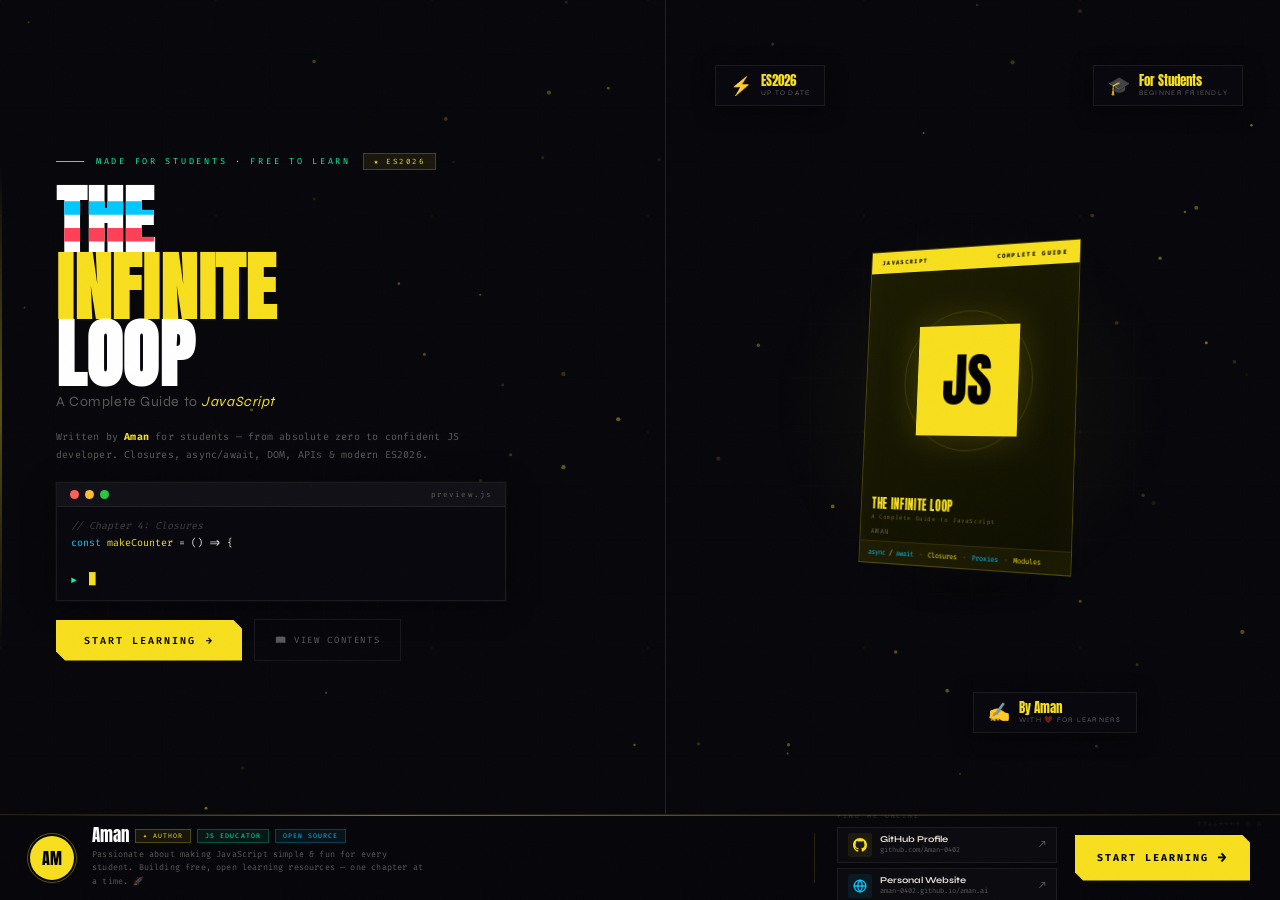
<file: index.html>
<!DOCTYPE html>
<html lang="en">
<head>
  <meta charset="UTF-8" />
  <meta name="viewport" content="width=device-width, initial-scale=1.0" />
  <title>JavaScript: The Infinite Loop — by Aman</title>
  <link rel="preconnect" href="https://fonts.googleapis.com" />
  <link rel="preconnect" href="https://fonts.gstatic.com" crossorigin />
  <link href="https://fonts.googleapis.com/css2?family=Syne:wght@400;700;800&family=Fira+Code:wght@300;400;600&family=Anton&display=swap" rel="stylesheet" />
  <link rel="stylesheet" href="style.css" />
</head>
<body>

  <div class="grain"></div>
  <div class="spotlight" id="spotlight"></div>
  <canvas id="particle-canvas"></canvas>
  <canvas id="grid-canvas"></canvas>
  <div class="cursor-dot" id="cursorDot"></div>
  <div class="cursor-ring" id="cursorRing"></div>

  <!-- ══════════════════════════════════════ -->
  <!--         FIXED FULL-PAGE WRAPPER       -->
  <!-- ══════════════════════════════════════ -->
  <div class="page-wrapper">

    <!-- LEFT COLUMN -->
    <div class="col-left">

      <div class="eyebrow reveal" data-delay="0">
        <span class="eyebrow-line"></span>
        <span class="eyebrow-text">Made for Students · Free to Learn</span>
        <span class="tag-pill">★ ES2026</span>
      </div>

      <div class="title-block reveal" data-delay="80">
        <h1 class="hero-title">
          <span class="ht-line" id="glitchLine">THE</span>
          <span class="ht-line ht-accent">INFINITE</span>
          <span class="ht-line">LOOP</span>
        </h1>
        <p class="hero-subtitle">A Complete Guide to <em>JavaScript</em></p>
      </div>

      <p class="hero-desc reveal" data-delay="160">
        Written by <strong>Aman</strong> for students — from absolute zero to confident JS developer. Closures, async/await, DOM, APIs &amp; modern ES2026.
      </p>

      <!-- Mini Terminal -->
      <div class="mini-terminal reveal" data-delay="240" id="terminal">
        <div class="term-bar">
          <span class="tb-dot tb-red"></span>
          <span class="tb-dot tb-yellow"></span>
          <span class="tb-dot tb-green"></span>
          <span class="tb-title">preview.js</span>
        </div>
        <div class="term-body">
          <div class="term-line" id="termLine1"></div>
          <div class="term-line" id="termLine2"></div>
          <div class="term-line" id="termLine3"></div>
          <div class="term-line active-line" id="termActive">
            <span class="prompt">▶</span>
            <span class="user-input" id="userInput"></span>
            <span class="caret" id="caret">█</span>
          </div>
        </div>
      </div>

      <!-- CTA -->
      <div class="cta-row reveal" data-delay="320">
        <button class="btn-primary magnetic" data-magnetic id="readBtn" onclick="goToContents()">
          <span class="btn-text">Start Learning</span>
          <span class="btn-arrow">→</span>
          <span class="btn-ripple"></span>
        </button>
        <button class="btn-ghost magnetic" data-magnetic onclick="goToContents()">
          <span>📖 View Contents</span>
        </button>
      </div>

    </div><!-- /col-left -->

    <!-- RIGHT COLUMN -->
    <div class="col-right">

      <div class="book-scene" id="bookScene">
        <div class="book-3d" id="book3d" onclick="goToContents()" title="Click to explore contents">

          <div class="book-face book-front">
            <div class="bf-top-strip">
              <span>JAVASCRIPT</span>
              <span>COMPLETE GUIDE</span>
            </div>
            <div class="bf-logo-wrap">
              <div class="bf-logo" id="bookLogo">
                <span class="bfl-js">JS</span>
                <div class="bfl-rings">
                  <div class="bfl-ring r1"></div>
                  <div class="bfl-ring r2"></div>
                  <div class="bfl-ring r3"></div>
                </div>
              </div>
            </div>
            <div class="bf-title-area">
              <div class="bft-main">THE INFINITE LOOP</div>
              <div class="bft-sub">A Complete Guide to JavaScript</div>
            </div>
            <div class="bf-author">Aman</div>
            <div class="bf-code-strip" id="codeStrip">
              <span class="bcs-item"><span class="kw">async</span> / <span class="kw">await</span></span>
              <span class="bcs-sep">•</span>
              <span class="bcs-item"><span class="fn">Closures</span></span>
              <span class="bcs-sep">•</span>
              <span class="bcs-item"><span class="kw">Proxies</span></span>
              <span class="bcs-sep">•</span>
              <span class="bcs-item"><span class="fn">Modules</span></span>
            </div>
          </div>

          <div class="book-face book-spine">
            <span class="bs-title">THE INFINITE LOOP</span>
            <span class="bs-author">Aman</span>
          </div>

          <div class="book-face book-back">
            <div class="bb-content">
              <p class="bb-quote">"The most comprehensive JS guide I've ever read."</p>
              <p class="bb-attr">— Dan A., React Core Team</p>
            </div>
          </div>

        </div>
        <div class="book-shadow" id="bookShadow"></div>
      </div>

      <div class="float-badge fb-1 reveal" data-delay="500">
        <span class="fbadge-icon">⚡</span>
        <div>
          <div class="fbadge-val">ES2026</div>
          <div class="fbadge-label">Up to date</div>
        </div>
      </div>
      <div class="float-badge fb-2 reveal" data-delay="620">
        <span class="fbadge-icon">🎓</span>
        <div>
          <div class="fbadge-val">For Students</div>
          <div class="fbadge-label">Beginner Friendly</div>
        </div>
      </div>
      <div class="float-badge fb-3 reveal" data-delay="740">
        <span class="fbadge-icon">✍️</span>
        <div>
          <div class="fbadge-val">By Aman</div>
          <div class="fbadge-label">With ❤️ for learners</div>
        </div>
      </div>

    </div><!-- /col-right -->

    <!-- PROFILE FOOTER -->
    <footer class="site-footer">

      <!-- Avatar + pulse -->
      <div class="sf-avatar-wrap">
        <div class="sf-avatar-ring"></div>
        <div class="sf-avatar">AM</div>
      </div>

      <!-- Name + bio -->
      <div class="sf-profile">
        <div class="sf-name-row">
          <span class="sf-name">Aman</span>
          <span class="sf-badge">✦ Author</span>
          <span class="sf-badge sf-badge-green">JS Educator</span>
          <span class="sf-badge sf-badge-blue">Open Source</span>
        </div>
        <p class="sf-bio">Passionate about making JavaScript simple &amp; fun for every student. Building free, open learning resources — one chapter at a time. 🚀</p>
      </div>

      <!-- Vertical divider -->
      <div class="sf-vdivider"></div>

      <!-- Links -->
      <div class="sf-links-block">
        <div class="sf-links-label">Find me online</div>
        <a class="sf-link" href="https://github.com/Aman-0402" target="_blank">
          <span class="sf-link-icon">
            <svg width="14" height="14" viewBox="0 0 24 24" fill="currentColor"><path d="M12 0C5.37 0 0 5.37 0 12c0 5.31 3.435 9.795 8.205 11.385.6.105.825-.255.825-.57 0-.285-.015-1.23-.015-2.235-3.015.555-3.795-.735-4.035-1.41-.135-.345-.72-1.41-1.23-1.695-.42-.225-1.02-.78-.015-.795.945-.015 1.62.87 1.845 1.23 1.08 1.815 2.805 1.305 3.495.99.105-.78.42-1.305.765-1.605-2.67-.3-5.46-1.335-5.46-5.925 0-1.305.465-2.385 1.23-3.225-.12-.3-.54-1.53.12-3.18 0 0 1.005-.315 3.3 1.23.96-.27 1.98-.405 3-.405s2.04.135 3 .405c2.295-1.56 3.3-1.23 3.3-1.23.66 1.65.24 2.88.12 3.18.765.84 1.23 1.905 1.23 3.225 0 4.605-2.805 5.625-5.475 5.925.435.375.81 1.095.81 2.22 0 1.605-.015 2.895-.015 3.3 0 .315.225.69.825.57A12.02 12.02 0 0 0 24 12c0-6.63-5.37-12-12-12z"/></svg>
          </span>
          <span class="sf-link-text">
            <span class="sf-link-title">GitHub Profile</span>
            <span class="sf-link-url">github.com/Aman-0402</span>
          </span>
          <span class="sf-link-arrow">↗</span>
        </a>
        <a class="sf-link sf-link-web" href="https://aman-0402.github.io/aman.ai/" target="_blank">
          <span class="sf-link-icon">
            <svg width="14" height="14" viewBox="0 0 24 24" fill="none" stroke="currentColor" stroke-width="2.2" stroke-linecap="round" stroke-linejoin="round"><circle cx="12" cy="12" r="10"/><path d="M2 12h20M12 2a15.3 15.3 0 0 1 4 10 15.3 15.3 0 0 1-4 10 15.3 15.3 0 0 1-4-10 15.3 15.3 0 0 1 4-10z"/></svg>
          </span>
          <span class="sf-link-text">
            <span class="sf-link-title">Personal Website</span>
            <span class="sf-link-url">aman-0402.github.io/aman.ai</span>
          </span>
          <span class="sf-link-arrow">↗</span>
        </a>
      </div>

      <!-- CTA -->
      <button class="sf-cta" onclick="goToContents()">
        <span>Start Learning</span>
        <span class="sf-cta-arrow">→</span>
      </button>

    </footer>

  </div><!-- /page-wrapper -->

  <!-- Page transition -->
  <div class="page-transition" id="pageTransition">
    <div class="pt-inner">
      <div class="pt-logo">{js}</div>
      <div class="pt-text">Loading Contents...</div>
    </div>
  </div>

  <!-- Easter egg -->
  <div class="easter-hint" id="easterHint">↑↑↓↓←→←→ B A</div>
  <div class="easter-modal" id="easterModal">
    <div class="em-inner">
      <div class="em-code">console.log("You found it! 🎉")</div>
      <div class="em-msg">Konami Code activated!<br>Coupon: <strong>LOOP2026</strong></div>
      <button class="em-close" id="emClose">Close ×</button>
    </div>
  </div>

  <script src="script.js"></script>
</body>
</html>
</file>
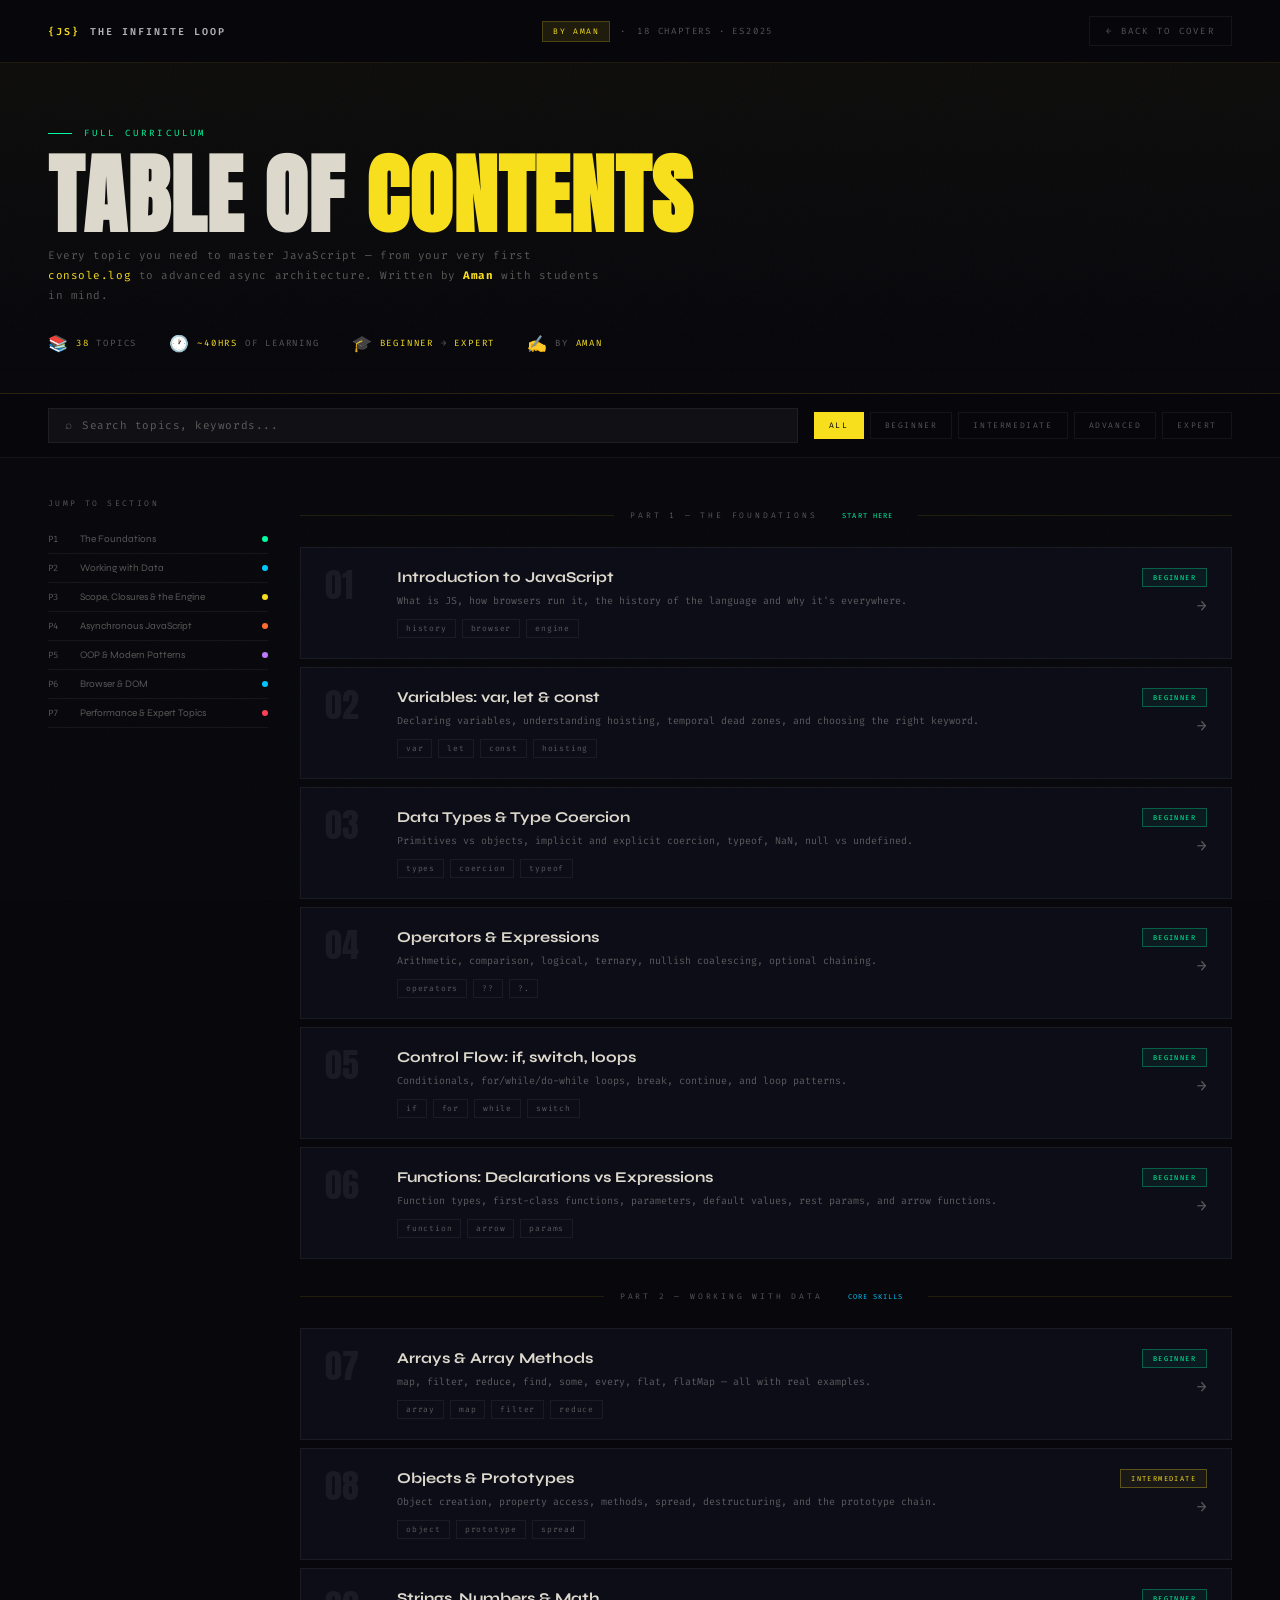
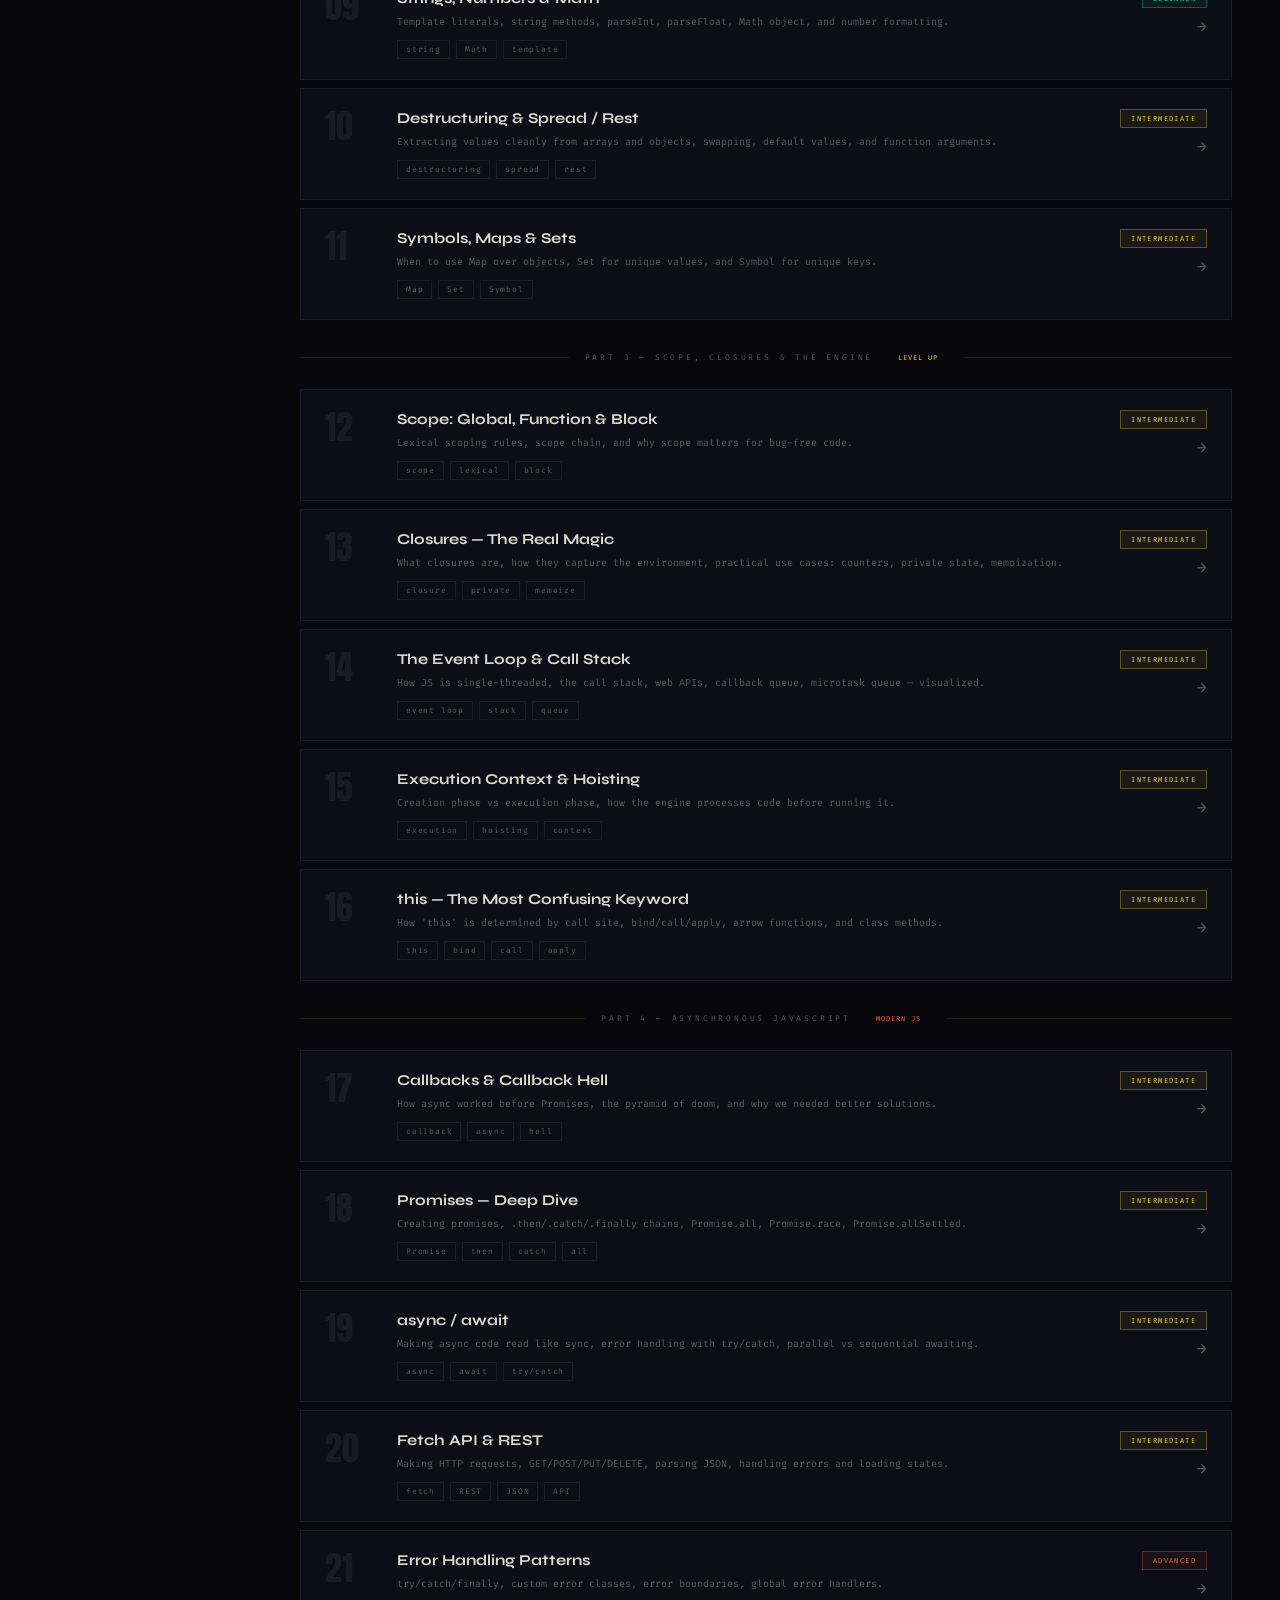
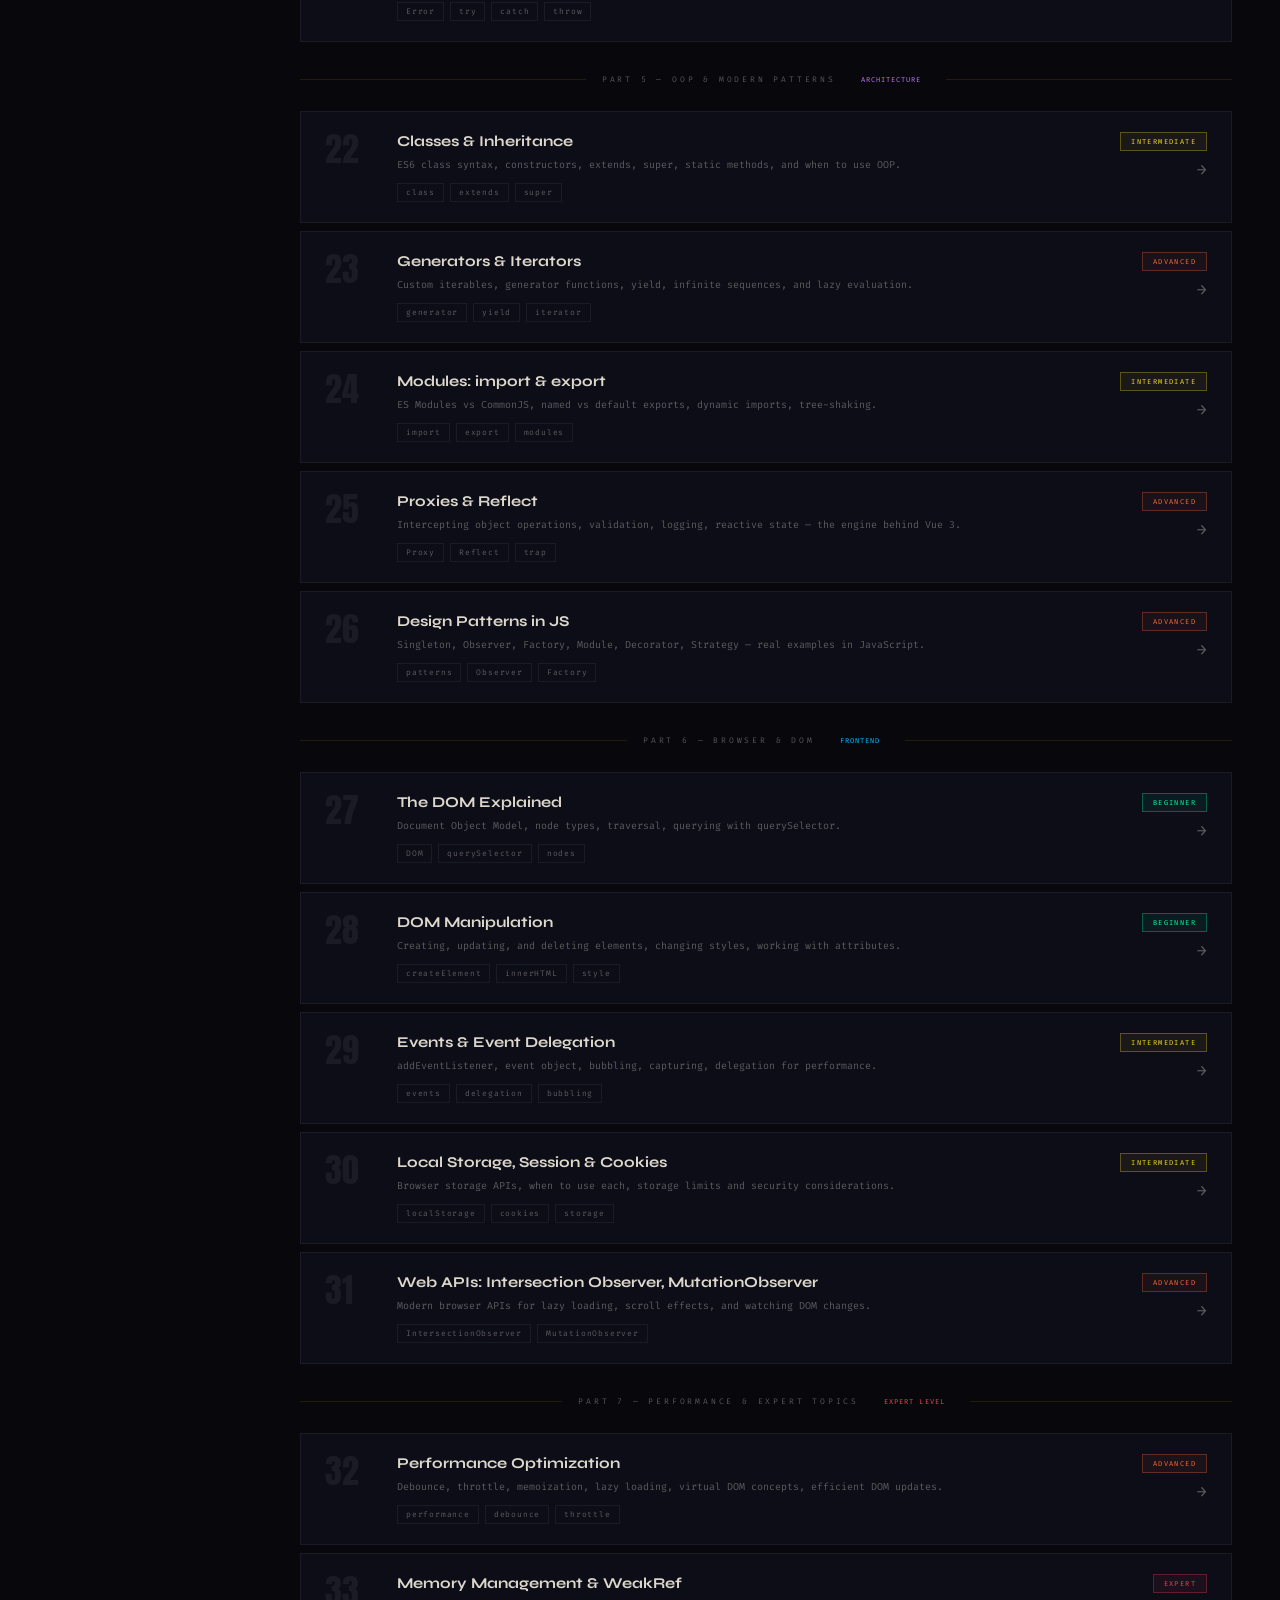
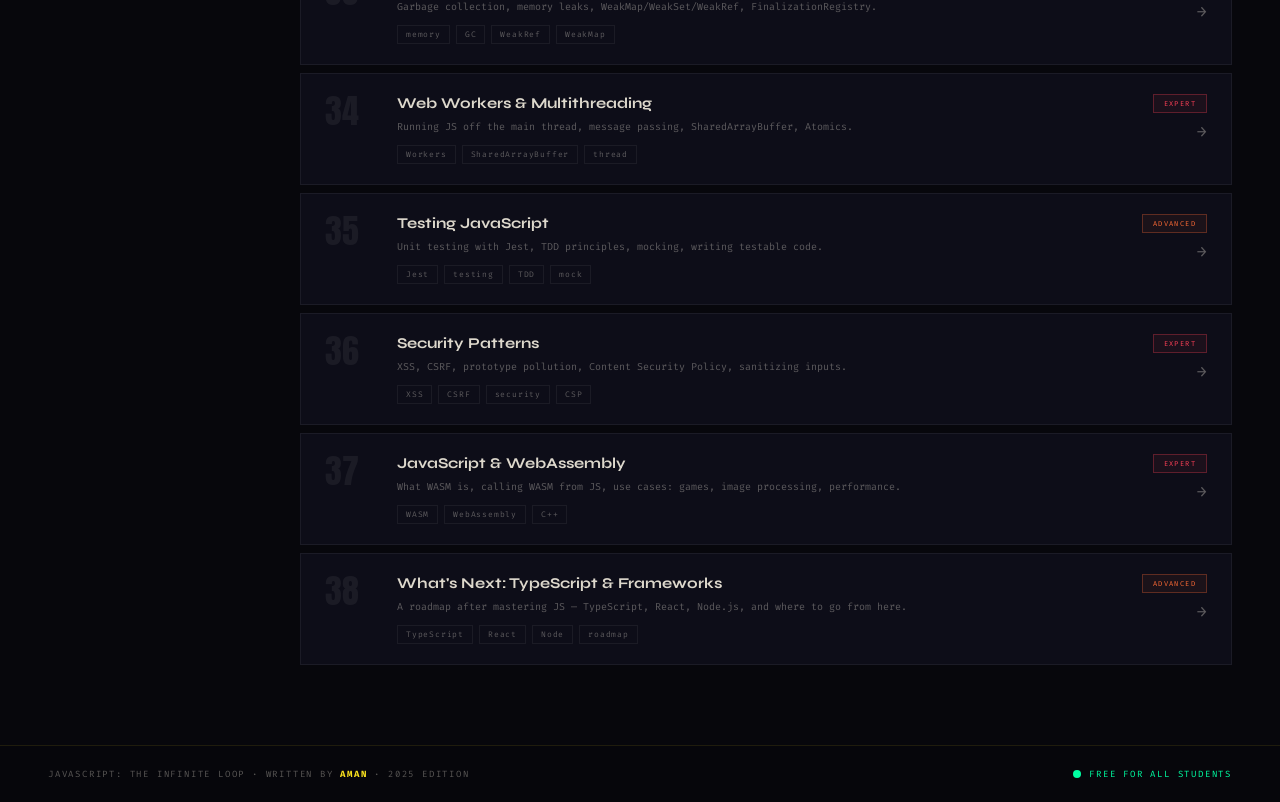
<file: Content.html>
<!DOCTYPE html>
<html lang="en">
<head>
  <meta charset="UTF-8" />
  <meta name="viewport" content="width=device-width, initial-scale=1.0" />
  <title>Contents — JavaScript: The Infinite Loop by Aman</title>
  <link rel="preconnect" href="https://fonts.googleapis.com" />
  <link rel="preconnect" href="https://fonts.gstatic.com" crossorigin />
  <link href="https://fonts.googleapis.com/css2?family=Syne:wght@400;700;800&family=Fira+Code:wght@300;400;600&family=Anton&display=swap" rel="stylesheet" />
  <style>
    *, *::before, *::after { margin: 0; padding: 0; box-sizing: border-box; }

    :root {
      --yellow:   #F7DF1E;
      --green:    #00FFA3;
      --blue:     #00C8FF;
      --orange:   #FF6B35;
      --red:      #FF4057;
      --purple:   #BF7BFF;
      --bg:       #07070C;
      --bg2:      #0D0D18;
      --border:   rgba(247,223,30,0.1);
      --border2:  rgba(255,255,255,0.06);
      --text:     #DDD8CC;
      --dim:      rgba(221,216,204,0.38);
      --mono:     'Fira Code', monospace;
      --display:  'Anton', sans-serif;
      --sans:     'Syne', sans-serif;
    }

    html { scroll-behavior: smooth; }
    body {
      background: var(--bg);
      color: var(--text);
      font-family: var(--sans);
      min-height: 100vh;
      overflow-x: hidden;
      cursor: none;
    }

    /* Grain */
    body::before {
      content: '';
      position: fixed; inset: 0; z-index: 0; pointer-events: none;
      background-image: url("data:image/svg+xml,%3Csvg xmlns='http://www.w3.org/2000/svg' width='200' height='200'%3E%3Cfilter id='n'%3E%3CfeTurbulence type='fractalNoise' baseFrequency='0.85' numOctaves='4' stitchTiles='stitch'/%3E%3C/filter%3E%3Crect width='200' height='200' filter='url(%23n)' opacity='0.04'/%3E%3C/svg%3E");
      opacity: 0.6;
    }

    /* Custom cursor */
    .c-dot { width: 8px; height: 8px; background: var(--yellow); border-radius: 50%; position: fixed; pointer-events: none; z-index: 9999; transform: translate(-50%,-50%); mix-blend-mode: difference; transition: width .2s, height .2s; }
    .c-ring { width: 30px; height: 30px; border: 1.5px solid rgba(247,223,30,0.45); border-radius: 50%; position: fixed; pointer-events: none; z-index: 9998; transform: translate(-50%,-50%); transition: left .1s ease, top .1s ease, width .2s, height .2s; }
    body.h .c-dot { width: 12px; height: 12px; }
    body.h .c-ring { width: 44px; height: 44px; border-color: var(--yellow); }

    /* ═══ HEADER ═══ */
    .hdr {
      position: sticky; top: 0; z-index: 200;
      display: flex; align-items: center; justify-content: space-between;
      padding: 16px 48px;
      background: rgba(7,7,12,0.88); backdrop-filter: blur(16px);
      border-bottom: 1px solid var(--border);
    }
    .hdr-logo {
      font-family: var(--mono); font-size: 16px; font-weight: 600;
      color: var(--yellow); letter-spacing: -0.02em; text-decoration: none;
      display: flex; align-items: center; gap: 10px;
    }
    .hdr-logo span { color: rgba(255,255,255,0.7); font-size: 10px; letter-spacing: 0.2em; text-transform: uppercase; }
    .hdr-back {
      font-family: var(--mono); font-size: 9px; letter-spacing: 0.25em; text-transform: uppercase;
      color: var(--dim); text-decoration: none; display: flex; align-items: center; gap: 8px;
      border: 1px solid var(--border2); padding: 8px 16px;
      transition: color .3s, border-color .3s; cursor: pointer;
    }
    .hdr-back:hover { color: var(--yellow); border-color: rgba(247,223,30,0.35); }
    .hdr-center {
      display: flex; align-items: center; gap: 10px;
      font-family: var(--mono); font-size: 9px; letter-spacing: 0.2em; text-transform: uppercase; color: var(--dim);
    }
    .hdr-pill {
      background: rgba(247,223,30,0.1); border: 1px solid rgba(247,223,30,0.2);
      color: var(--yellow); padding: 4px 10px; font-size: 8px; letter-spacing: 0.2em;
    }

    /* ═══ HERO STRIP ═══ */
    .contents-hero {
      position: relative; z-index: 1;
      padding: 64px 48px 40px;
      border-bottom: 1px solid var(--border);
      background: linear-gradient(to bottom, rgba(247,223,30,0.03) 0%, transparent 100%);
    }
    .ch-eyebrow {
      font-family: var(--mono); font-size: 9px; letter-spacing: 0.35em; text-transform: uppercase;
      color: var(--green); display: flex; align-items: center; gap: 12px; margin-bottom: 16px;
    }
    .ch-eyebrow::before { content: ''; width: 24px; height: 1px; background: var(--green); display: block; }
    .ch-title {
      font-family: var(--display); font-size: clamp(44px, 7vw, 88px); line-height: 0.9;
      letter-spacing: 0.01em; margin-bottom: 12px;
    }
    .ch-title em { color: var(--yellow); font-style: normal; }
    .ch-sub {
      font-family: var(--mono); font-size: 11px; color: var(--dim);
      letter-spacing: 0.05em; max-width: 560px; line-height: 1.8;
    }
    .ch-meta {
      display: flex; gap: 32px; margin-top: 28px; flex-wrap: wrap;
    }
    .ch-meta-item { display: flex; align-items: center; gap: 8px; }
    .ch-meta-icon { font-size: 16px; }
    .ch-meta-text { font-family: var(--mono); font-size: 9px; letter-spacing: 0.2em; text-transform: uppercase; color: var(--dim); }
    .ch-meta-val { color: var(--yellow); }

    /* ═══ SEARCH + FILTER BAR ═══ */
    .filter-bar {
      position: sticky; top: 57px; z-index: 150;
      display: flex; align-items: center; gap: 16px; flex-wrap: wrap;
      padding: 14px 48px;
      background: rgba(7,7,12,0.9); backdrop-filter: blur(12px);
      border-bottom: 1px solid var(--border2);
    }
    .search-box {
      display: flex; align-items: center; gap: 10px;
      flex: 1; min-width: 200px;
      background: rgba(255,255,255,0.04); border: 1px solid var(--border2);
      padding: 9px 16px;
    }
    .search-icon { color: var(--dim); font-size: 12px; }
    .search-input {
      background: none; border: none; outline: none;
      font-family: var(--mono); font-size: 11px; color: var(--text);
      width: 100%; letter-spacing: 0.05em;
    }
    .search-input::placeholder { color: var(--dim); }

    .filter-tabs { display: flex; gap: 6px; flex-wrap: wrap; }
    .ftab {
      font-family: var(--mono); font-size: 8px; letter-spacing: 0.2em; text-transform: uppercase;
      padding: 7px 14px; border: 1px solid var(--border2); background: none;
      color: var(--dim); cursor: pointer; transition: all .25s;
    }
    .ftab:hover { color: var(--text); border-color: rgba(255,255,255,0.2); }
    .ftab.active { background: var(--yellow); border-color: var(--yellow); color: #000; }

    /* ═══ MAIN CONTENT GRID ═══ */
    .contents-main {
      position: relative; z-index: 1;
      padding: 40px 48px 80px;
      display: flex; gap: 32px;
    }

    /* Sidebar progress */
    .sidebar {
      width: 220px; flex-shrink: 0;
      position: sticky; top: 112px; align-self: flex-start;
    }
    .sb-title {
      font-family: var(--mono); font-size: 8px; letter-spacing: 0.3em; text-transform: uppercase;
      color: var(--dim); margin-bottom: 16px;
    }
    .sb-item {
      display: flex; align-items: center; gap: 10px;
      padding: 8px 0; border-bottom: 1px solid var(--border2);
      cursor: pointer; transition: all .2s;
    }
    .sb-item:hover .sb-label { color: var(--yellow); }
    .sb-num {
      font-family: var(--mono); font-size: 9px; color: var(--dim); width: 22px; flex-shrink: 0;
    }
    .sb-label { font-size: 10px; color: var(--dim); transition: color .2s; }
    .sb-dot {
      width: 6px; height: 6px; border-radius: 50%; flex-shrink: 0; margin-left: auto;
    }

    /* Chapter list */
    .chapter-list { flex: 1; display: flex; flex-direction: column; gap: 8px; }

    /* Section header */
    .section-header {
      display: flex; align-items: center; gap: 16px;
      padding: 10px 0 16px;
      margin-top: 12px;
    }
    .section-header:first-child { margin-top: 0; }
    .sh-line { flex: 1; height: 1px; background: var(--border); }
    .sh-label {
      font-family: var(--mono); font-size: 8px; letter-spacing: 0.35em; text-transform: uppercase;
      color: var(--dim); white-space: nowrap;
    }
    .sh-badge {
      font-family: var(--mono); font-size: 7px; letter-spacing: 0.15em;
      padding: 3px 9px; text-transform: uppercase;
    }

    /* Topic card */
    .topic-card {
      display: grid;
      grid-template-columns: 52px 1fr auto;
      align-items: start; gap: 20px;
      padding: 20px 24px;
      background: var(--bg2);
      border: 1px solid var(--border2);
      cursor: pointer; transition: border-color .25s, transform .2s, box-shadow .25s;
      position: relative; overflow: hidden;
      animation: cardIn 0.5s ease both;
    }
    .topic-card::before {
      content: ''; position: absolute; left: 0; top: 0; bottom: 0;
      width: 3px; background: var(--accent-color, var(--yellow));
      transform: scaleY(0); transform-origin: bottom;
      transition: transform .3s ease;
    }
    .topic-card:hover {
      border-color: rgba(247,223,30,0.2);
      transform: translateX(4px);
      box-shadow: -4px 0 20px rgba(247,223,30,0.07), 0 4px 20px rgba(0,0,0,0.3);
    }
    .topic-card:hover::before { transform: scaleY(1); }

    @keyframes cardIn {
      from { opacity: 0; transform: translateY(14px); }
      to   { opacity: 1; transform: translateY(0); }
    }

    .tc-num {
      font-family: var(--display); font-size: 34px; line-height: 1;
      color: rgba(255,255,255,0.06); user-select: none;
      transition: color .25s;
    }
    .topic-card:hover .tc-num { color: rgba(247,223,30,0.12); }

    .tc-body {}
    .tc-title {
      font-family: var(--sans); font-size: 15px; font-weight: 700;
      color: var(--text); margin-bottom: 6px; transition: color .2s;
      line-height: 1.2;
    }
    .topic-card:hover .tc-title { color: var(--yellow); }
    .tc-desc {
      font-family: var(--mono); font-size: 10px; line-height: 1.7;
      color: var(--dim); margin-bottom: 10px;
    }
    .tc-tags { display: flex; gap: 6px; flex-wrap: wrap; }
    .tc-tag {
      font-family: var(--mono); font-size: 8px; letter-spacing: 0.1em;
      padding: 3px 8px; border: 1px solid var(--border2); color: var(--dim);
      transition: all .2s;
    }
    .topic-card:hover .tc-tag { border-color: rgba(247,223,30,0.2); }

    .tc-right { display: flex; flex-direction: column; align-items: flex-end; gap: 8px; }
    .tc-level {
      font-family: var(--mono); font-size: 7px; letter-spacing: 0.2em; text-transform: uppercase;
      padding: 4px 10px; border-width: 1px; border-style: solid;
    }
    .level-beginner  { color: var(--green);  border-color: rgba(0,255,163,0.3); background: rgba(0,255,163,0.06); }
    .level-intermediate { color: var(--yellow); border-color: rgba(247,223,30,0.3); background: rgba(247,223,30,0.06); }
    .level-advanced  { color: var(--orange); border-color: rgba(255,107,53,0.3); background: rgba(255,107,53,0.06); }
    .level-expert    { color: var(--red);    border-color: rgba(255,64,87,0.3);  background: rgba(255,64,87,0.06); }

    .tc-arrow {
      font-family: var(--mono); font-size: 16px; color: var(--dim);
      transition: transform .25s, color .2s;
    }
    .topic-card:hover .tc-arrow { transform: translateX(4px); color: var(--yellow); }

    /* ═══ FOOTER ═══ */
    .content-footer {
      position: relative; z-index: 1;
      display: flex; align-items: center; justify-content: space-between;
      padding: 22px 48px;
      border-top: 1px solid var(--border);
      background: rgba(7,7,12,0.8); backdrop-filter: blur(12px);
    }
    .cf-left { font-family: var(--mono); font-size: 9px; letter-spacing: 0.2em; color: var(--dim); text-transform: uppercase; }
    .cf-left strong { color: var(--yellow); }
    .cf-right { display: flex; align-items: center; gap: 8px; }
    .cf-dot { width: 8px; height: 8px; border-radius: 50%; background: var(--green); animation: pulse-dot 2s ease-in-out infinite; }
    @keyframes pulse-dot { 0%,100%{opacity:1; transform:scale(1)} 50%{opacity:0.4; transform:scale(0.8)} }
    .cf-status { font-family: var(--mono); font-size: 9px; letter-spacing: 0.2em; text-transform: uppercase; color: var(--green); }

    /* hidden via filter */
    .topic-card.hidden { display: none; }

    /* scrollbar */
    ::-webkit-scrollbar { width: 4px; }
    ::-webkit-scrollbar-track { background: var(--bg); }
    ::-webkit-scrollbar-thumb { background: rgba(247,223,30,0.3); border-radius: 2px; }
    ::-webkit-scrollbar-thumb:hover { background: var(--yellow); }
    ::selection { background: rgba(247,223,30,0.3); color: #fff; }
  </style>
</head>
<body>

  <div class="c-dot" id="cDot"></div>
  <div class="c-ring" id="cRing"></div>

  <!-- ═══ HEADER ═══ -->
  <header class="hdr">
    <a class="hdr-logo" href="index.html">
      <span style="color:var(--yellow)">{js}</span>
      <span>The Infinite Loop</span>
    </a>
    <div class="hdr-center">
      <span class="hdr-pill">By Aman</span>
      <span>·</span>
      <span>18 Chapters · ES2025</span>
    </div>
    <a class="hdr-back" href="index.html">← Back to Cover</a>
  </header>

  <!-- ═══ HERO STRIP ═══ -->
  <section class="contents-hero">
    <div class="ch-eyebrow">Full Curriculum</div>
    <h1 class="ch-title">TABLE OF <em>CONTENTS</em></h1>
    <p class="ch-sub">
      Every topic you need to master JavaScript — from your very first <code style="color:var(--yellow);font-family:var(--mono)">console.log</code> to advanced async architecture. Written by <strong style="color:var(--yellow)">Aman</strong> with students in mind.
    </p>
    <div class="ch-meta">
      <div class="ch-meta-item">
        <span class="ch-meta-icon">📚</span>
        <span class="ch-meta-text"><span class="ch-meta-val" id="totalTopics">0</span> Topics</span>
      </div>
      <div class="ch-meta-item">
        <span class="ch-meta-icon">🕐</span>
        <span class="ch-meta-text"><span class="ch-meta-val">~40hrs</span> of Learning</span>
      </div>
      <div class="ch-meta-item">
        <span class="ch-meta-icon">🎓</span>
        <span class="ch-meta-text"><span class="ch-meta-val">Beginner</span> → <span class="ch-meta-val">Expert</span></span>
      </div>
      <div class="ch-meta-item">
        <span class="ch-meta-icon">✍️</span>
        <span class="ch-meta-text">By <span class="ch-meta-val">Aman</span></span>
      </div>
    </div>
  </section>

  <!-- ═══ FILTER BAR ═══ -->
  <div class="filter-bar">
    <div class="search-box">
      <span class="search-icon">⌕</span>
      <input class="search-input" id="searchInput" type="text" placeholder="Search topics, keywords..." autocomplete="off" />
    </div>
    <div class="filter-tabs" id="filterTabs">
      <button class="ftab active" data-filter="all">All</button>
      <button class="ftab" data-filter="beginner"   style="--c:var(--green)">Beginner</button>
      <button class="ftab" data-filter="intermediate" style="--c:var(--yellow)">Intermediate</button>
      <button class="ftab" data-filter="advanced"   style="--c:var(--orange)">Advanced</button>
      <button class="ftab" data-filter="expert"     style="--c:var(--red)">Expert</button>
    </div>
  </div>

  <!-- ═══ MAIN ═══ -->
  <div class="contents-main">

    <!-- Sidebar -->
    <aside class="sidebar" id="sidebar">
      <div class="sb-title">Jump to Section</div>
      <!-- populated by JS -->
    </aside>

    <!-- Chapter List -->
    <main class="chapter-list" id="chapterList">
      <!-- populated by JS -->
    </main>

  </div>

  <!-- ═══ FOOTER ═══ -->
  <footer class="content-footer">
    <div class="cf-left">JavaScript: The Infinite Loop · Written by <strong>Aman</strong> · 2025 Edition</div>
    <div class="cf-right">
      <div class="cf-dot"></div>
      <span class="cf-status">Free for All Students</span>
    </div>
  </footer>

  <script>
  /* ── Cursor ── */
  const cDot = document.getElementById('cDot');
  const cRing= document.getElementById('cRing');
  let rx = -100, ry = -100, mx = -100, my = -100;
  document.addEventListener('mousemove', e => { mx = e.clientX; my = e.clientY; });
  (function loop() {
    cDot.style.left = mx + 'px'; cDot.style.top = my + 'px';
    rx += (mx - rx) * 0.14; ry += (my - ry) * 0.14;
    cRing.style.left = rx + 'px'; cRing.style.top = ry + 'px';
    requestAnimationFrame(loop);
  })();
  document.querySelectorAll('button, a, .topic-card').forEach(el => {
    el.addEventListener('mouseenter', () => document.body.classList.add('h'));
    el.addEventListener('mouseleave', () => document.body.classList.remove('h'));
  });

  /* ── Data ── */
  const curriculum = [
    {
      section: "Part 1 — The Foundations",
      badge: "Start Here",
      badgeColor: "var(--green)",
      topics: [
        { num: "01", title: "Introduction to JavaScript", desc: "What is JS, how browsers run it, the history of the language and why it's everywhere.", tags: ["history","browser","engine"], level: "beginner", accent: "var(--green)" },
        { num: "02", title: "Variables: var, let & const", desc: "Declaring variables, understanding hoisting, temporal dead zones, and choosing the right keyword.", tags: ["var","let","const","hoisting"], level: "beginner", accent: "var(--green)" },
        { num: "03", title: "Data Types & Type Coercion", desc: "Primitives vs objects, implicit and explicit coercion, typeof, NaN, null vs undefined.", tags: ["types","coercion","typeof"], level: "beginner", accent: "var(--green)" },
        { num: "04", title: "Operators & Expressions", desc: "Arithmetic, comparison, logical, ternary, nullish coalescing, optional chaining.", tags: ["operators","??","?."], level: "beginner", accent: "var(--green)" },
        { num: "05", title: "Control Flow: if, switch, loops", desc: "Conditionals, for/while/do-while loops, break, continue, and loop patterns.", tags: ["if","for","while","switch"], level: "beginner", accent: "var(--green)" },
        { num: "06", title: "Functions: Declarations vs Expressions", desc: "Function types, first-class functions, parameters, default values, rest params, and arrow functions.", tags: ["function","arrow","params"], level: "beginner", accent: "var(--green)" },
      ]
    },
    {
      section: "Part 2 — Working with Data",
      badge: "Core Skills",
      badgeColor: "var(--blue)",
      topics: [
        { num: "07", title: "Arrays & Array Methods", desc: "map, filter, reduce, find, some, every, flat, flatMap — all with real examples.", tags: ["array","map","filter","reduce"], level: "beginner", accent: "var(--blue)" },
        { num: "08", title: "Objects & Prototypes", desc: "Object creation, property access, methods, spread, destructuring, and the prototype chain.", tags: ["object","prototype","spread"], level: "intermediate", accent: "var(--blue)" },
        { num: "09", title: "Strings, Numbers & Math", desc: "Template literals, string methods, parseInt, parseFloat, Math object, and number formatting.", tags: ["string","Math","template"], level: "beginner", accent: "var(--blue)" },
        { num: "10", title: "Destructuring & Spread / Rest", desc: "Extracting values cleanly from arrays and objects, swapping, default values, and function arguments.", tags: ["destructuring","spread","rest"], level: "intermediate", accent: "var(--blue)" },
        { num: "11", title: "Symbols, Maps & Sets", desc: "When to use Map over objects, Set for unique values, and Symbol for unique keys.", tags: ["Map","Set","Symbol"], level: "intermediate", accent: "var(--blue)" },
      ]
    },
    {
      section: "Part 3 — Scope, Closures & the Engine",
      badge: "Level Up",
      badgeColor: "var(--yellow)",
      topics: [
        { num: "12", title: "Scope: Global, Function & Block", desc: "Lexical scoping rules, scope chain, and why scope matters for bug-free code.", tags: ["scope","lexical","block"], level: "intermediate", accent: "var(--yellow)" },
        { num: "13", title: "Closures — The Real Magic", desc: "What closures are, how they capture the environment, practical use cases: counters, private state, memoization.", tags: ["closure","private","memoize"], level: "intermediate", accent: "var(--yellow)" },
        { num: "14", title: "The Event Loop & Call Stack", desc: "How JS is single-threaded, the call stack, web APIs, callback queue, microtask queue — visualized.", tags: ["event loop","stack","queue"], level: "intermediate", accent: "var(--yellow)" },
        { num: "15", title: "Execution Context & Hoisting", desc: "Creation phase vs execution phase, how the engine processes code before running it.", tags: ["execution","hoisting","context"], level: "intermediate", accent: "var(--yellow)" },
        { num: "16", title: "this — The Most Confusing Keyword", desc: "How 'this' is determined by call site, bind/call/apply, arrow functions, and class methods.", tags: ["this","bind","call","apply"], level: "intermediate", accent: "var(--yellow)" },
      ]
    },
    {
      section: "Part 4 — Asynchronous JavaScript",
      badge: "Modern JS",
      badgeColor: "var(--orange)",
      topics: [
        { num: "17", title: "Callbacks & Callback Hell", desc: "How async worked before Promises, the pyramid of doom, and why we needed better solutions.", tags: ["callback","async","hell"], level: "intermediate", accent: "var(--orange)" },
        { num: "18", title: "Promises — Deep Dive", desc: "Creating promises, .then/.catch/.finally chains, Promise.all, Promise.race, Promise.allSettled.", tags: ["Promise","then","catch","all"], level: "intermediate", accent: "var(--orange)" },
        { num: "19", title: "async / await", desc: "Making async code read like sync, error handling with try/catch, parallel vs sequential awaiting.", tags: ["async","await","try/catch"], level: "intermediate", accent: "var(--orange)" },
        { num: "20", title: "Fetch API & REST", desc: "Making HTTP requests, GET/POST/PUT/DELETE, parsing JSON, handling errors and loading states.", tags: ["fetch","REST","JSON","API"], level: "intermediate", accent: "var(--orange)" },
        { num: "21", title: "Error Handling Patterns", desc: "try/catch/finally, custom error classes, error boundaries, global error handlers.", tags: ["Error","try","catch","throw"], level: "advanced", accent: "var(--orange)" },
      ]
    },
    {
      section: "Part 5 — OOP & Modern Patterns",
      badge: "Architecture",
      badgeColor: "var(--purple)",
      topics: [
        { num: "22", title: "Classes & Inheritance", desc: "ES6 class syntax, constructors, extends, super, static methods, and when to use OOP.", tags: ["class","extends","super"], level: "intermediate", accent: "var(--purple)" },
        { num: "23", title: "Generators & Iterators", desc: "Custom iterables, generator functions, yield, infinite sequences, and lazy evaluation.", tags: ["generator","yield","iterator"], level: "advanced", accent: "var(--purple)" },
        { num: "24", title: "Modules: import & export", desc: "ES Modules vs CommonJS, named vs default exports, dynamic imports, tree-shaking.", tags: ["import","export","modules"], level: "intermediate", accent: "var(--purple)" },
        { num: "25", title: "Proxies & Reflect", desc: "Intercepting object operations, validation, logging, reactive state — the engine behind Vue 3.", tags: ["Proxy","Reflect","trap"], level: "advanced", accent: "var(--purple)" },
        { num: "26", title: "Design Patterns in JS", desc: "Singleton, Observer, Factory, Module, Decorator, Strategy — real examples in JavaScript.", tags: ["patterns","Observer","Factory"], level: "advanced", accent: "var(--purple)" },
      ]
    },
    {
      section: "Part 6 — Browser & DOM",
      badge: "Frontend",
      badgeColor: "var(--blue)",
      topics: [
        { num: "27", title: "The DOM Explained", desc: "Document Object Model, node types, traversal, querying with querySelector.", tags: ["DOM","querySelector","nodes"], level: "beginner", accent: "var(--blue)" },
        { num: "28", title: "DOM Manipulation", desc: "Creating, updating, and deleting elements, changing styles, working with attributes.", tags: ["createElement","innerHTML","style"], level: "beginner", accent: "var(--blue)" },
        { num: "29", title: "Events & Event Delegation", desc: "addEventListener, event object, bubbling, capturing, delegation for performance.", tags: ["events","delegation","bubbling"], level: "intermediate", accent: "var(--blue)" },
        { num: "30", title: "Local Storage, Session & Cookies", desc: "Browser storage APIs, when to use each, storage limits and security considerations.", tags: ["localStorage","cookies","storage"], level: "intermediate", accent: "var(--blue)" },
        { num: "31", title: "Web APIs: Intersection Observer, MutationObserver", desc: "Modern browser APIs for lazy loading, scroll effects, and watching DOM changes.", tags: ["IntersectionObserver","MutationObserver"], level: "advanced", accent: "var(--blue)" },
      ]
    },
    {
      section: "Part 7 — Performance & Expert Topics",
      badge: "Expert Level",
      badgeColor: "var(--red)",
      topics: [
        { num: "32", title: "Performance Optimization", desc: "Debounce, throttle, memoization, lazy loading, virtual DOM concepts, efficient DOM updates.", tags: ["performance","debounce","throttle"], level: "advanced", accent: "var(--red)" },
        { num: "33", title: "Memory Management & WeakRef", desc: "Garbage collection, memory leaks, WeakMap/WeakSet/WeakRef, FinalizationRegistry.", tags: ["memory","GC","WeakRef","WeakMap"], level: "expert", accent: "var(--red)" },
        { num: "34", title: "Web Workers & Multithreading", desc: "Running JS off the main thread, message passing, SharedArrayBuffer, Atomics.", tags: ["Workers","SharedArrayBuffer","thread"], level: "expert", accent: "var(--red)" },
        { num: "35", title: "Testing JavaScript", desc: "Unit testing with Jest, TDD principles, mocking, writing testable code.", tags: ["Jest","testing","TDD","mock"], level: "advanced", accent: "var(--red)" },
        { num: "36", title: "Security Patterns", desc: "XSS, CSRF, prototype pollution, Content Security Policy, sanitizing inputs.", tags: ["XSS","CSRF","security","CSP"], level: "expert", accent: "var(--red)" },
        { num: "37", title: "JavaScript & WebAssembly", desc: "What WASM is, calling WASM from JS, use cases: games, image processing, performance.", tags: ["WASM","WebAssembly","C++"], level: "expert", accent: "var(--red)" },
        { num: "38", title: "What's Next: TypeScript & Frameworks", desc: "A roadmap after mastering JS — TypeScript, React, Node.js, and where to go from here.", tags: ["TypeScript","React","Node","roadmap"], level: "advanced", accent: "var(--red)" },
      ]
    }
  ];

  /* ── Count total ── */
  let total = 0;
  curriculum.forEach(s => total += s.topics.length);
  document.getElementById('totalTopics').textContent = total;

  /* ── Build sidebar ── */
  const sidebar = document.getElementById('sidebar');
  const LEVEL_COLORS = { beginner: 'var(--green)', intermediate: 'var(--yellow)', advanced: 'var(--orange)', expert: 'var(--red)' };
  curriculum.forEach((sec, i) => {
    const item = document.createElement('div');
    item.className = 'sb-item';
    item.innerHTML = `<span class="sb-num">P${i+1}</span><span class="sb-label">${sec.section.split('—')[1]?.trim() || sec.section}</span><span class="sb-dot" style="background:${sec.badgeColor}"></span>`;
    item.addEventListener('click', () => {
      const el = document.getElementById('section-' + i);
      if (el) el.scrollIntoView({ behavior: 'smooth', block: 'start' });
    });
    sidebar.appendChild(item);
  });

  /* ── Build chapter list ── */
  const list = document.getElementById('chapterList');
  curriculum.forEach((sec, si) => {
    // Section header
    const hdr = document.createElement('div');
    hdr.className = 'section-header';
    hdr.id = 'section-' + si;
    hdr.innerHTML = `<div class="sh-line"></div><span class="sh-label">${sec.section}</span><span class="sh-badge" style="color:${sec.badgeColor};border:1px solid ${sec.badgeColor}30;background:${sec.badgeColor}0d">${sec.badge}</span><div class="sh-line"></div>`;
    list.appendChild(hdr);

    // Topics
    sec.topics.forEach((t, ti) => {
      const card = document.createElement('div');
      card.className = 'topic-card';
      card.style.setProperty('--accent-color', t.accent);
      card.dataset.level = t.level;
      card.dataset.search = (t.title + ' ' + t.desc + ' ' + t.tags.join(' ')).toLowerCase();
      card.style.animationDelay = (ti * 60) + 'ms';
      card.innerHTML = `
        <div class="tc-num">${t.num}</div>
        <div class="tc-body">
          <div class="tc-title">${t.title}</div>
          <div class="tc-desc">${t.desc}</div>
          <div class="tc-tags">${t.tags.map(tg => `<span class="tc-tag">${tg}</span>`).join('')}</div>
        </div>
        <div class="tc-right">
          <span class="tc-level level-${t.level}">${t.level}</span>
          <span class="tc-arrow">→</span>
        </div>`;
      card.addEventListener('click', () => {
        // Pulse effect on click
        card.style.background = 'rgba(247,223,30,0.06)';
        setTimeout(() => card.style.background = '', 300);
      });
      list.appendChild(card);
    });
  });

  /* ── Search ── */
  document.getElementById('searchInput').addEventListener('input', function() {
    const q = this.value.toLowerCase().trim();
    document.querySelectorAll('.topic-card').forEach(c => {
      const match = !q || c.dataset.search.includes(q);
      c.classList.toggle('hidden', !match);
    });
  });

  /* ── Filter tabs ── */
  document.getElementById('filterTabs').addEventListener('click', function(e) {
    const btn = e.target.closest('.ftab');
    if (!btn) return;
    this.querySelectorAll('.ftab').forEach(b => b.classList.remove('active'));
    btn.classList.add('active');
    const filter = btn.dataset.filter;
    document.querySelectorAll('.topic-card').forEach(c => {
      c.classList.toggle('hidden', filter !== 'all' && c.dataset.level !== filter);
    });
  });
  </script>
</body>
</html>
</file>
<file: style.css>
/* ════════════════════════════════════════════
   JS EBOOK — style.css  (Redesigned v3)
   Fixed viewport, no scroll, perfectly spaced
   ════════════════════════════════════════════ */

*, *::before, *::after { margin: 0; padding: 0; box-sizing: border-box; }

:root {
  --yellow:   #F7DF1E;
  --green:    #00FFA3;
  --blue:     #00C8FF;
  --orange:   #FF6B35;
  --red:      #FF4057;
  --bg:       #06060B;
  --bg2:      #0C0C16;
  --border:   rgba(247,223,30,0.12);
  --border2:  rgba(255,255,255,0.07);
  --text:     #E2DDD4;
  --dim:      rgba(226,221,212,0.38);
  --mono:     'Fira Code', monospace;
  --display:  'Anton', sans-serif;
  --sans:     'Syne', sans-serif;
  --footer-h: 86px;
}

html, body {
  width: 100%; height: 100%;
  overflow: hidden;
  background: var(--bg);
  color: var(--text);
  font-family: var(--sans);
  cursor: none;
}

/* ── Grain overlay ── */
.grain {
  position: fixed; inset: 0; z-index: 100; pointer-events: none;
  background-image: url("data:image/svg+xml,%3Csvg xmlns='http://www.w3.org/2000/svg' width='200' height='200'%3E%3Cfilter id='n'%3E%3CfeTurbulence type='fractalNoise' baseFrequency='0.85' numOctaves='4' stitchTiles='stitch'/%3E%3C/filter%3E%3Crect width='200' height='200' filter='url(%23n)' opacity='0.04'/%3E%3C/svg%3E");
  opacity: 0.55;
}

/* ── Spotlight ── */
.spotlight {
  position: fixed; inset: 0; z-index: 1; pointer-events: none;
}

/* ── Canvases ── */
#particle-canvas, #grid-canvas {
  position: fixed; inset: 0; pointer-events: none;
}
#grid-canvas    { z-index: 2; opacity: 0.25; }
#particle-canvas{ z-index: 3; }

/* ── Custom Cursor ── */
.cursor-dot {
  width: 7px; height: 7px; background: var(--yellow); border-radius: 50%;
  position: fixed; pointer-events: none; z-index: 9999;
  transform: translate(-50%,-50%); mix-blend-mode: difference;
  transition: width .15s, height .15s;
}
.cursor-ring {
  width: 28px; height: 28px; border: 1.5px solid rgba(247,223,30,0.4);
  border-radius: 50%; position: fixed; pointer-events: none; z-index: 9998;
  transform: translate(-50%,-50%);
  transition: left .1s ease, top .1s ease, width .2s, height .2s, border-color .2s;
}
body.hovering .cursor-dot { width: 12px; height: 12px; }
body.hovering .cursor-ring { width: 44px; height: 44px; border-color: var(--yellow); }

/* ════════════════════════════════════════════
   GRID LAYOUT
   ════════════════════════════════════════════ */
.page-wrapper {
  position: fixed; inset: 0; z-index: 10;
  display: grid;
  grid-template-columns: 52% 48%;
  grid-template-rows: 1fr var(--footer-h);
  grid-template-areas:
    "left  right"
    "foot  foot";
}

/* ════════════════════════════════════════════
   LEFT COLUMN
   ════════════════════════════════════════════ */
.col-left {
  grid-area: left;
  display: flex; flex-direction: column;
  justify-content: center;
  padding: 0 48px 0 56px;
  gap: 18px;
  border-right: 1px solid var(--border);
  position: relative;
}

/* Subtle left accent line */
.col-left::before {
  content: '';
  position: absolute; left: 0; top: 20%; bottom: 20%;
  width: 2px;
  background: linear-gradient(to bottom, transparent, rgba(247,223,30,0.35), transparent);
}

/* ── Eyebrow ── */
.eyebrow {
  display: flex; align-items: center; gap: 12px;
  flex-wrap: wrap;
}
.eyebrow-line { width: 28px; height: 1px; background: var(--green); flex-shrink: 0; }
.eyebrow-text {
  font-family: var(--mono); font-size: 8.5px;
  letter-spacing: 0.32em; text-transform: uppercase; color: var(--green);
}
.tag-pill {
  font-family: var(--mono); font-size: 7.5px; letter-spacing: 0.2em;
  background: rgba(247,223,30,0.08); border: 1px solid rgba(247,223,30,0.22);
  color: var(--yellow); padding: 3px 10px; text-transform: uppercase;
}

/* ── Hero Title ── */
.title-block { }
.hero-title {
  font-family: var(--display);
  font-size: clamp(44px, 5.8vw, 86px);
  line-height: 0.9; letter-spacing: 0.01em;
  display: flex; flex-direction: column;
}
.ht-line   { color: #fff; display: block; }
.ht-accent { color: var(--yellow); }

/* Glitch */
.glitch { position: relative; animation: glitch-anim 5s infinite; }
.glitch::before, .glitch::after {
  content: attr(data-text); position: absolute; left: 0; top: 0;
  font-family: var(--display); font-size: inherit; line-height: inherit;
}
.glitch::before { color: var(--blue);  clip-path: polygon(0 20%,100% 20%,100% 40%,0 40%);  animation: gc1 5s infinite; }
.glitch::after  { color: var(--red);   clip-path: polygon(0 60%,100% 60%,100% 80%,0 80%);  animation: gc2 5s infinite; }
@keyframes glitch-anim { 0%,93%,100%{transform:none} 94%{transform:skewX(-3deg) translateX(-2px)} 95%{transform:skewX(2deg) translateX(2px)} 96%{transform:none} }
@keyframes gc1 { 0%,93%,100%{opacity:0} 94%{opacity:.75;transform:translateX(-3px)} 95%{opacity:.75;transform:translateX(3px)} 96%{opacity:0} }
@keyframes gc2 { 0%,93%,100%{opacity:0} 94%{opacity:.75;transform:translateX(3px)} 95%{opacity:.75;transform:translateX(-3px)} 96%{opacity:0} }

.hero-subtitle {
  font-family: var(--sans); font-size: clamp(11px, 1.1vw, 15px);
  color: var(--dim); margin-top: 5px; letter-spacing: 0.04em;
}
.hero-subtitle em { color: var(--yellow); font-style: italic; }

/* ── Description ── */
.hero-desc {
  font-family: var(--mono); font-size: 10px; line-height: 1.8;
  color: var(--dim); max-width: 440px; letter-spacing: 0.02em;
}
.hero-desc strong { color: var(--yellow); }

/* ── Mini Terminal ── */
.mini-terminal {
  background: rgba(8,8,14,0.95);
  border: 1px solid var(--border2);
  max-width: 450px;
  box-shadow: 0 4px 24px rgba(0,0,0,0.5), 0 0 0 1px rgba(247,223,30,0.04);
  transition: box-shadow .3s, border-color .3s;
}
.mini-terminal:hover {
  border-color: rgba(247,223,30,0.15);
  box-shadow: 0 8px 40px rgba(0,0,0,0.65), 0 0 20px rgba(247,223,30,0.04);
}
.term-bar {
  display: flex; align-items: center; gap: 6px;
  padding: 7px 13px;
  background: rgba(255,255,255,0.035);
  border-bottom: 1px solid var(--border2);
}
.tb-dot { width: 9px; height: 9px; border-radius: 50%; }
.tb-red    { background: #FF5F57; }
.tb-yellow { background: #FEBC2E; }
.tb-green  { background: #28C840; }
.tb-title  { font-family: var(--mono); font-size: 7.5px; color: var(--dim); letter-spacing: 0.15em; margin-left: auto; }

.term-body { padding: 10px 14px 11px; }
.term-line { font-family: var(--mono); font-size: 10px; line-height: 1.7; min-height: 17px; white-space: pre; }
.active-line { display: flex; align-items: center; gap: 6px; margin-top: 2px; }
.prompt     { color: var(--green); font-size: 10px; }
.user-input { font-family: var(--mono); font-size: 10px; color: var(--text); }
.caret      { color: var(--yellow); animation: blink 1s step-end infinite; font-size: 11px; }
@keyframes blink { 0%,100%{opacity:1} 50%{opacity:0} }

.kw  { color: var(--blue); }
.fn  { color: var(--yellow); }
.str { color: var(--green); }
.cm  { color: rgba(255,255,255,0.22); font-style: italic; }
.num { color: var(--orange); }

/* ── CTA Buttons ── */
.cta-row { display: flex; gap: 12px; align-items: center; }

.btn-primary {
  position: relative; overflow: hidden;
  display: flex; align-items: center; gap: 10px;
  font-family: var(--mono); font-size: 10px; font-weight: 600;
  letter-spacing: 0.2em; text-transform: uppercase;
  background: var(--yellow); color: #000; border: none;
  padding: 14px 28px; cursor: pointer;
  clip-path: polygon(0 0, calc(100% - 9px) 0, 100% 9px, 100% 100%, 9px 100%, 0 calc(100% - 9px));
  transition: transform .2s, box-shadow .3s;
}
.btn-primary:hover { transform: translateY(-2px); box-shadow: 0 10px 32px rgba(247,223,30,0.3); }
.btn-primary .btn-ripple {
  position: absolute; inset: 0;
  background: linear-gradient(135deg, rgba(255,255,255,0.28) 0%, transparent 60%);
  opacity: 0; transition: opacity .3s;
}
.btn-primary:hover .btn-ripple { opacity: 1; }
.btn-arrow { transition: transform .3s; }
.btn-primary:hover .btn-arrow { transform: translateX(4px); }

.btn-ghost {
  font-family: var(--mono); font-size: 9px; letter-spacing: 0.18em;
  text-transform: uppercase; color: var(--dim);
  background: transparent; border: 1px solid var(--border2);
  padding: 14px 20px; cursor: pointer;
  transition: border-color .3s, color .3s, transform .2s;
}
.btn-ghost:hover { border-color: rgba(247,223,30,0.35); color: var(--yellow); transform: translateY(-2px); }

/* ── Stats Row ── */
.stats-row {
  display: flex; align-items: center; gap: 0;
  padding-top: 16px; border-top: 1px solid var(--border);
}
.stat-item {
  display: flex; flex-direction: column; gap: 3px;
  padding: 0 22px 0 0;
}
.stat-item:first-child { padding-left: 0; }
.stat-val {
  font-family: var(--display); font-size: 28px; line-height: 1; color: var(--yellow);
}
.stat-key { font-size: 7.5px; letter-spacing: 0.3em; text-transform: uppercase; color: var(--dim); }
.stat-divider { width: 1px; height: 28px; background: var(--border); margin-right: 22px; flex-shrink: 0; }

/* ════════════════════════════════════════════
   RIGHT COLUMN
   ════════════════════════════════════════════ */
.col-right {
  grid-area: right;
  position: relative;
  display: flex; align-items: center; justify-content: center;
  overflow: hidden;
}

/* Background glow centered on book */
.col-right::after {
  content: '';
  position: absolute; width: 420px; height: 420px;
  background: radial-gradient(circle, rgba(247,223,30,0.06) 0%, transparent 68%);
  top: 50%; left: 50%; transform: translate(-50%, -50%);
  pointer-events: none; z-index: 0;
}

/* ── Book 3D ── */
.book-scene { perspective: 1100px; position: relative; z-index: 1; }

.book-3d {
  position: relative; width: 230px; height: 320px;
  transform-style: preserve-3d;
  transform: rotateY(-22deg) rotateX(4deg);
  animation: book-float 6s ease-in-out infinite;
  cursor: pointer;
}
.book-3d::after {
  content: 'Click to Explore ↗';
  position: absolute; bottom: -28px; left: 50%;
  transform: translateX(-50%);
  font-family: var(--mono); font-size: 8px; letter-spacing: 0.2em;
  text-transform: uppercase; color: rgba(247,223,30,0.35);
  white-space: nowrap; opacity: 0; transition: opacity .3s; pointer-events: none;
}
.book-3d:hover::after { opacity: 1; }
@keyframes book-float {
  0%,100% { transform: rotateY(-22deg) rotateX(4deg) translateY(0); }
  50%      { transform: rotateY(-22deg) rotateX(4deg) translateY(-10px); }
}
.book-3d.tilt-active { animation: none; }

.book-face { position: absolute; width: 100%; height: 100%; backface-visibility: hidden; overflow: hidden; }

/* Front */
.book-front {
  background: linear-gradient(150deg, #1c1c00 0%, #0e0e00 100%);
  border: 1px solid rgba(247,223,30,0.25);
  display: flex; flex-direction: column;
  transform: translateZ(16px);
  box-shadow: inset 0 0 40px rgba(247,223,30,0.03);
}
.bf-top-strip {
  display: flex; justify-content: space-between; padding: 7px 12px;
  background: var(--yellow);
  font-family: var(--mono); font-size: 6px; font-weight: 700;
  letter-spacing: 0.22em; color: #000; text-transform: uppercase;
}
.bf-logo-wrap { flex: 1; display: flex; align-items: center; justify-content: center; padding: 14px; }
.bf-logo {
  position: relative; width: 110px; height: 110px;
  background: var(--yellow);
  display: flex; align-items: center; justify-content: center;
  box-shadow: 0 0 40px rgba(247,223,30,0.2);
}
.bfl-js { font-family: var(--display); font-size: 58px; color: #000; line-height: 1; position: relative; z-index: 1; }
.bfl-rings { position: absolute; inset: -28px; pointer-events: none; }
.bfl-ring {
  position: absolute; border: 1px solid rgba(247,223,30,0.15); border-radius: 50%;
  top: 50%; left: 50%; transform: translate(-50%,-50%);
}
.r1 { width: 65px;  height: 65px;  animation: spin 8s linear infinite; }
.r2 { width: 100px; height: 100px; animation: spin 14s linear infinite reverse; }
.r3 { width: 140px; height: 140px; animation: spin 22s linear infinite; }
@keyframes spin { to { transform: translate(-50%,-50%) rotate(360deg); } }

.bf-title-area { padding: 6px 12px 3px; }
.bft-main { font-family: var(--display); font-size: 13px; color: var(--yellow); letter-spacing: 0.05em; line-height: 1; }
.bft-sub  { font-family: var(--mono); font-size: 6px; color: rgba(247,223,30,0.45); letter-spacing: 0.1em; margin-top: 3px; }
.bf-author { padding: 3px 12px 5px; font-family: var(--mono); font-size: 7px; letter-spacing: 0.2em; color: rgba(255,255,255,0.35); text-transform: uppercase; }
.bf-code-strip {
  padding: 6px 10px;
  background: rgba(247,223,30,0.04); border-top: 1px solid rgba(247,223,30,0.1);
  font-family: var(--mono); font-size: 7px;
  display: flex; gap: 6px; flex-wrap: wrap; align-items: center;
}
.bcs-sep { color: rgba(255,255,255,0.16); }

/* Spine */
.book-spine {
  width: 32px; height: 100%; left: -32px; top: 0;
  background: linear-gradient(to right, #080800, #181800);
  border-left: 1px solid rgba(247,223,30,0.1);
  transform: rotateY(-90deg) translateZ(0); transform-origin: right center;
  display: flex; flex-direction: column;
  align-items: center; justify-content: space-between; padding: 12px 0;
}
.bs-title, .bs-author { writing-mode: vertical-rl; transform: rotate(180deg); font-family: var(--mono); letter-spacing: 0.14em; text-transform: uppercase; }
.bs-title  { font-size: 7px;   color: var(--yellow); }
.bs-author { font-size: 6.5px; color: rgba(255,255,255,0.28); }

/* Back */
.book-back {
  background: #0c0c00; transform: rotateY(180deg) translateZ(16px);
  border: 1px solid rgba(247,223,30,0.1);
  display: flex; align-items: center; justify-content: center; padding: 20px;
}
.bb-quote { font-style: italic; font-size: 10.5px; color: rgba(255,255,255,0.5); line-height: 1.5; margin-bottom: 6px; }
.bb-attr  { font-family: var(--mono); font-size: 7.5px; color: var(--yellow); letter-spacing: 0.12em; }

/* Shadow */
.book-shadow {
  position: absolute; bottom: -28px; left: 50%; transform: translateX(-50%);
  width: 180px; height: 20px;
  background: radial-gradient(ellipse, rgba(0,0,0,0.7) 0%, transparent 70%);
  filter: blur(10px);
}

/* ── Floating Badges — repositioned to not crowd the book ── */
.float-badge {
  position: absolute; z-index: 2;
  display: flex; align-items: center; gap: 9px;
  background: rgba(8,8,14,0.93);
  border: 1px solid var(--border2);
  padding: 8px 14px;
  backdrop-filter: blur(14px);
  box-shadow: 0 4px 20px rgba(0,0,0,0.55);
  animation: badge-float 4s ease-in-out infinite;
}
/* Tightly placed to corners, away from book center */
.fb-1 { top: 8%;   left: 8%;  animation-delay: 0s; }
.fb-2 { top: 8%;   right: 6%; animation-delay: 1.4s; }
.fb-3 { bottom: 10%; left: 50%; transform: translateX(-50%); animation-delay: 2.4s; }

@keyframes badge-float { 0%,100%{transform:translateY(0)} 50%{transform:translateY(-7px)} }
.fb-3 { animation: badge-float-center 4s ease-in-out infinite 2.4s; }
@keyframes badge-float-center { 0%,100%{transform:translateX(-50%) translateY(0)} 50%{transform:translateX(-50%) translateY(-7px)} }

.fbadge-icon  { font-size: 18px; line-height: 1; }
.fbadge-val   { font-family: var(--display); font-size: 13px; line-height: 1; color: var(--yellow); }
.fbadge-label { font-size: 7px; letter-spacing: 0.18em; text-transform: uppercase; color: var(--dim); margin-top: 2px; }

/* ════════════════════════════════════════════
   PROFILE FOOTER
   ════════════════════════════════════════════ */
.site-footer {
  grid-area: foot;
  display: flex; align-items: center; gap: 18px;
  padding: 0 30px 0 30px;
  border-top: 1px solid var(--border);
  background: rgba(6,6,11,0.96);
  backdrop-filter: blur(20px);
  position: relative; overflow: hidden;
}

/* Top accent bar */
.site-footer::before {
  content: '';
  position: absolute; top: 0; left: 0; right: 0; height: 1px;
  background: linear-gradient(90deg,
    transparent 0%,
    rgba(247,223,30,0.5) 30%,
    rgba(0,255,163,0.35) 60%,
    rgba(0,200,255,0.2) 80%,
    transparent 100%
  );
}

/* Avatar */
.sf-avatar-wrap { position: relative; flex-shrink: 0; width: 44px; height: 44px; }
.sf-avatar-ring {
  position: absolute; inset: -3px; border-radius: 50%;
  border: 1.5px solid rgba(247,223,30,0.35);
  animation: ring-pulse 2.8s ease-in-out infinite;
}
@keyframes ring-pulse { 0%,100%{opacity:.3;transform:scale(1)} 50%{opacity:.9;transform:scale(1.08)} }
.sf-avatar {
  width: 44px; height: 44px; background: var(--yellow); border-radius: 50%;
  display: flex; align-items: center; justify-content: center;
  font-family: var(--display); font-size: 16px; color: #000;
}

/* Profile */
.sf-profile { flex: 1; min-width: 0; }
.sf-name-row { display: flex; align-items: center; gap: 6px; margin-bottom: 4px; }
.sf-name { font-family: var(--display); font-size: 17px; color: #fff; line-height: 1; }
.sf-badge {
  font-family: var(--mono); font-size: 6.5px; letter-spacing: 0.16em; text-transform: uppercase;
  padding: 2px 7px; border: 1px solid rgba(247,223,30,0.25);
  background: rgba(247,223,30,0.07); color: var(--yellow);
}
.sf-badge-green { border-color: rgba(0,255,163,0.25); background: rgba(0,255,163,0.07); color: var(--green); }
.sf-badge-blue  { border-color: rgba(0,200,255,0.25); background: rgba(0,200,255,0.07); color: var(--blue); }
.sf-bio {
  font-family: var(--mono); font-size: 8.5px; line-height: 1.55;
  color: var(--dim); letter-spacing: 0.02em; max-width: 340px;
}

/* Vertical divider */
.sf-vdivider { width: 1px; height: 50px; background: var(--border); flex-shrink: 0; margin: 0 4px; }

/* Link cards */
.sf-links-block { display: flex; flex-direction: column; gap: 5px; flex-shrink: 0; }
.sf-links-label {
  font-family: var(--mono); font-size: 6.5px; letter-spacing: 0.3em;
  text-transform: uppercase; color: rgba(255,255,255,0.16); margin-bottom: 2px;
}
.sf-link {
  display: flex; align-items: center; gap: 8px;
  text-decoration: none; padding: 5px 10px;
  border: 1px solid var(--border2);
  background: rgba(255,255,255,0.02);
  min-width: 220px;
  transition: border-color .25s, background .25s, transform .2s;
}
.sf-link:hover         { border-color: rgba(247,223,30,0.28); background: rgba(247,223,30,0.04); transform: translateX(3px); }
.sf-link-web:hover     { border-color: rgba(0,200,255,0.28);  background: rgba(0,200,255,0.04); }

.sf-link-icon {
  width: 24px; height: 24px; display: flex; align-items: center; justify-content: center;
  background: rgba(247,223,30,0.08); border-radius: 2px; flex-shrink: 0; color: var(--yellow);
}
.sf-link-web .sf-link-icon { background: rgba(0,200,255,0.08); color: var(--blue); }
.sf-link:hover .sf-link-icon     { background: rgba(247,223,30,0.16); }
.sf-link-web:hover .sf-link-icon { background: rgba(0,200,255,0.16); }

.sf-link-text { flex: 1; display: flex; flex-direction: column; gap: 1px; }
.sf-link-title { font-family: var(--sans); font-size: 9px; font-weight: 700; color: var(--text); line-height: 1; }
.sf-link-url   { font-family: var(--mono); font-size: 7px; color: var(--dim); }

.sf-link-arrow { font-size: 11px; color: var(--dim); transition: transform .25s, color .25s; }
.sf-link:hover .sf-link-arrow     { transform: translate(2px,-2px); color: var(--yellow); }
.sf-link-web:hover .sf-link-arrow { color: var(--blue); }

/* CTA */
.sf-cta {
  flex-shrink: 0;
  display: flex; align-items: center; gap: 9px;
  font-family: var(--mono); font-size: 10px; font-weight: 700;
  letter-spacing: 0.2em; text-transform: uppercase;
  background: var(--yellow); color: #000; border: none;
  padding: 0 22px; height: 46px; cursor: pointer;
  clip-path: polygon(0 0, calc(100% - 8px) 0, 100% 8px, 100% 100%, 8px 100%, 0 calc(100% - 8px));
  transition: transform .2s, box-shadow .3s;
}
.sf-cta:hover { transform: translateY(-2px); box-shadow: 0 8px 28px rgba(247,223,30,0.4); }
.sf-cta-arrow { transition: transform .3s; font-size: 14px; }
.sf-cta:hover .sf-cta-arrow { transform: translateX(4px); }

/* ════════════════════════════════════════════
   REVEAL ANIMATIONS
   ════════════════════════════════════════════ */
.reveal { opacity: 0; transform: translateY(20px); transition: opacity .6s ease, transform .6s ease; }
.reveal.visible { opacity: 1; transform: translateY(0); }

/* ════════════════════════════════════════════
   PAGE TRANSITION
   ════════════════════════════════════════════ */
.page-transition {
  position: fixed; inset: 0; z-index: 2000;
  background: var(--bg);
  display: flex; flex-direction: column; align-items: center; justify-content: center;
  opacity: 0; pointer-events: none; transition: opacity .4s ease;
}
.page-transition.active { opacity: 1; pointer-events: all; }
.pt-logo {
  font-family: var(--mono); font-size: 48px; font-weight: 600; color: var(--yellow);
  animation: pt-pulse .9s ease-in-out infinite alternate;
}
.pt-text {
  font-family: var(--mono); font-size: 9px; letter-spacing: 0.35em;
  text-transform: uppercase; color: var(--dim); margin-top: 16px;
}
@keyframes pt-pulse { from{opacity:.3;transform:scale(.95)} to{opacity:1;transform:scale(1.05)} }

/* ════════════════════════════════════════════
   EASTER EGG
   ════════════════════════════════════════════ */
.easter-hint {
  position: fixed; bottom: 72px; right: 18px; z-index: 200;
  font-family: var(--mono); font-size: 7px; letter-spacing: 0.2em;
  color: rgba(255,255,255,0.07); user-select: none; pointer-events: none; transition: color .4s;
}
.easter-hint.active { color: rgba(247,223,30,0.4); }

.easter-modal {
  position: fixed; inset: 0; z-index: 1000;
  background: rgba(0,0,0,0.88); backdrop-filter: blur(8px);
  display: flex; align-items: center; justify-content: center;
  opacity: 0; pointer-events: none; transition: opacity .35s;
}
.easter-modal.show { opacity: 1; pointer-events: all; }
.em-inner {
  background: var(--bg2); border: 1px solid var(--yellow);
  padding: 36px 46px; text-align: center; max-width: 380px;
  box-shadow: 0 0 60px rgba(247,223,30,0.16);
  animation: em-pop .4s cubic-bezier(.34,1.56,.64,1) forwards;
}
@keyframes em-pop { from{transform:scale(.85)} to{transform:scale(1)} }
.em-code { font-family: var(--mono); font-size: 12px; color: var(--green); margin-bottom: 14px; }
.em-msg  { font-size: 12px; color: var(--text); line-height: 1.6; }
.em-msg strong { color: var(--yellow); font-family: var(--mono); }
.em-close {
  margin-top: 20px; font-family: var(--mono); font-size: 8.5px;
  letter-spacing: 0.2em; color: var(--dim); background: none;
  border: 1px solid var(--border2); padding: 7px 18px; cursor: pointer; transition: all .3s;
}
.em-close:hover { border-color: var(--yellow); color: var(--yellow); }

/* ── Scrollbar ── */
::-webkit-scrollbar { width: 4px; }
::-webkit-scrollbar-track { background: var(--bg); }
::-webkit-scrollbar-thumb { background: rgba(247,223,30,0.28); border-radius: 2px; }
::-webkit-scrollbar-thumb:hover { background: var(--yellow); }
::selection { background: rgba(247,223,30,0.28); color: #fff; }
</file>
